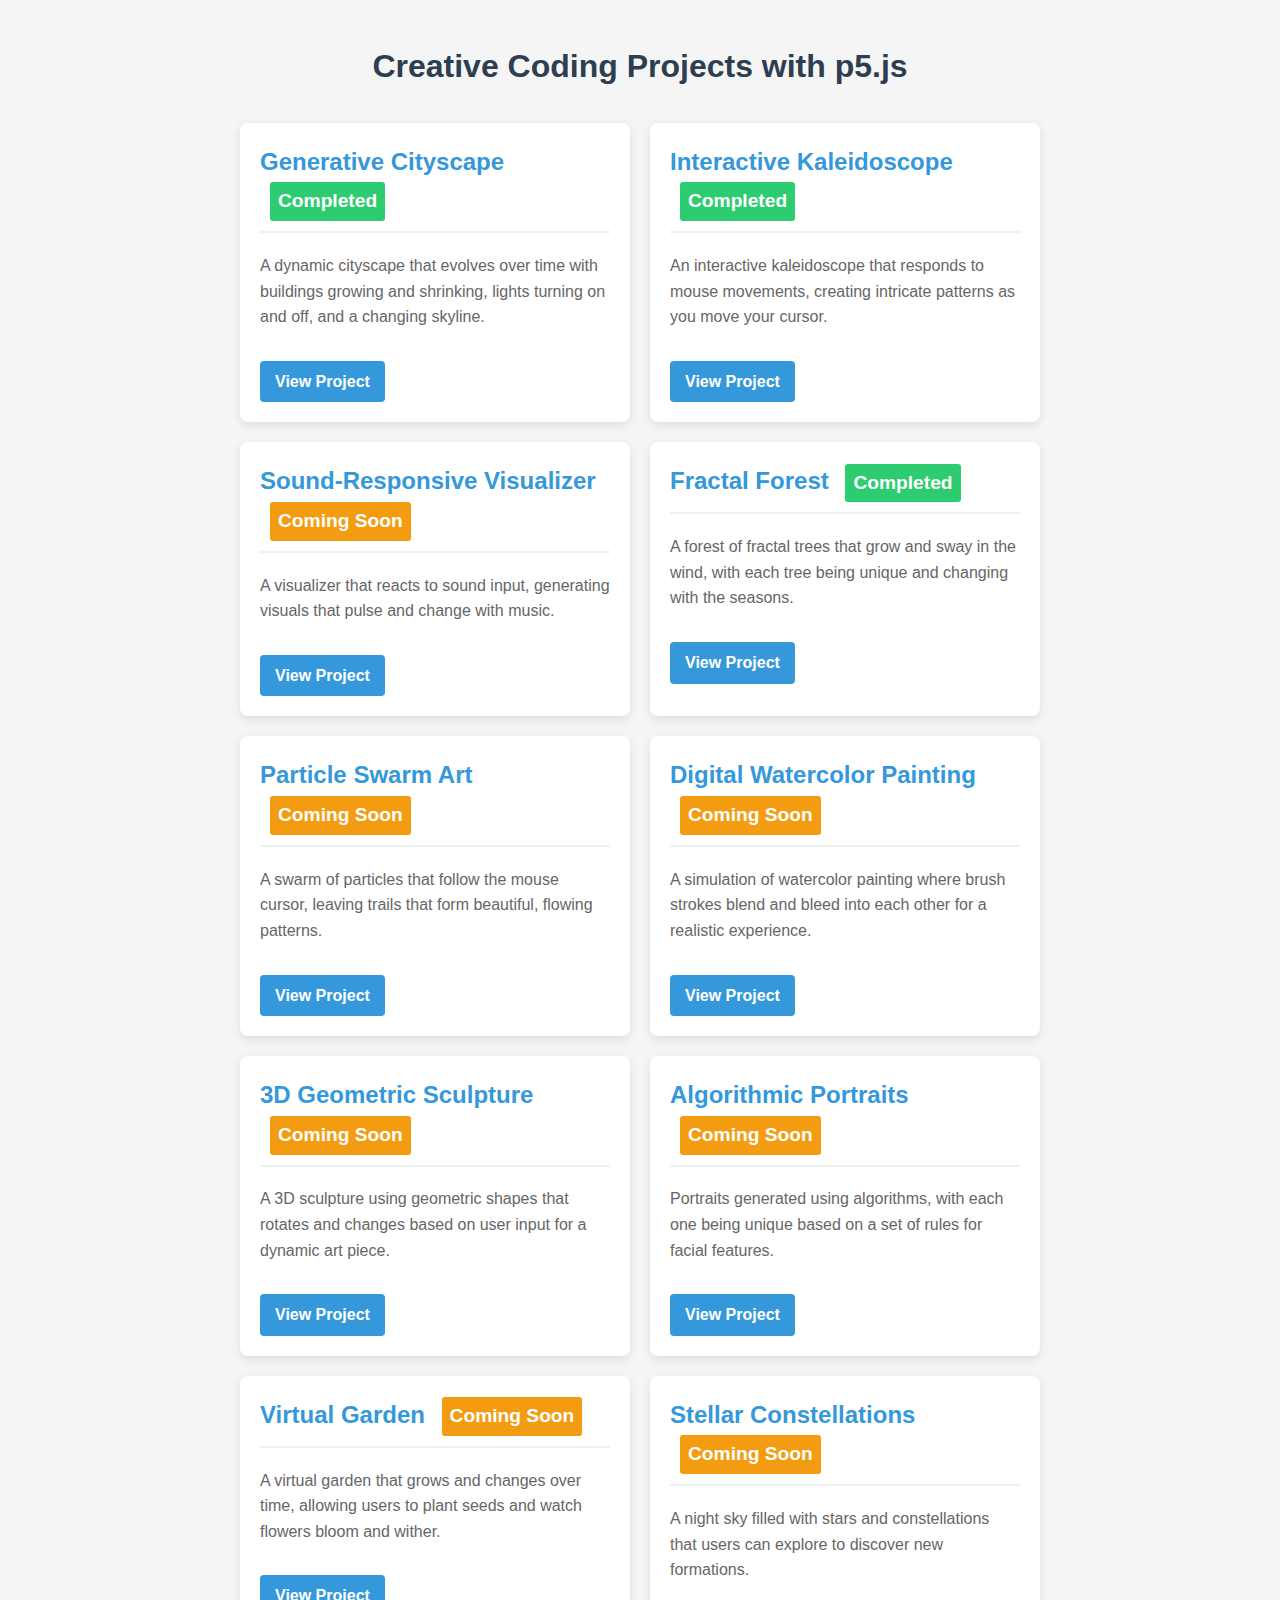
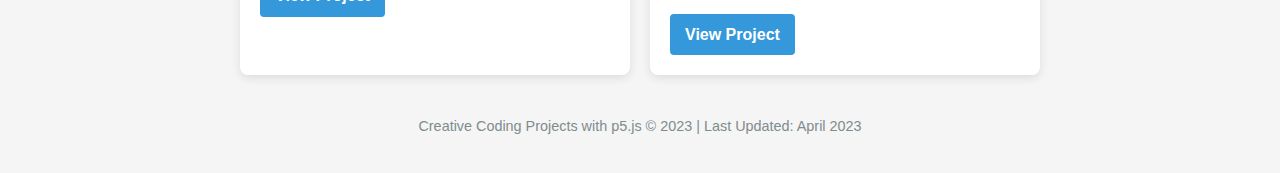
<file: index.html>
<!DOCTYPE html>
<html lang="en">
<head>
    <meta charset="UTF-8">
    <meta name="viewport" content="width=device-width, initial-scale=1.0">
    <title>Creative Coding Projects with p5.js</title>
    <style>
        body {
            font-family: 'Segoe UI', Tahoma, Geneva, Verdana, sans-serif;
            line-height: 1.6;
            color: #333;
            max-width: 800px;
            margin: 0 auto;
            padding: 20px;
            background-color: #f5f5f5;
        }
        h1 {
            color: #2c3e50;
            text-align: center;
            margin-bottom: 30px;
        }
        .project-grid {
            display: grid;
            grid-template-columns: repeat(auto-fill, minmax(300px, 1fr));
            gap: 20px;
        }
        .project-card {
            background-color: white;
            border-radius: 8px;
            padding: 20px;
            box-shadow: 0 3px 10px rgba(0, 0, 0, 0.1);
            transition: transform 0.3s ease, box-shadow 0.3s ease;
        }
        .project-card:hover {
            transform: translateY(-5px);
            box-shadow: 0 5px 15px rgba(0, 0, 0, 0.2);
        }
        .project-card h2 {
            color: #3498db;
            margin-top: 0;
            border-bottom: 2px solid #f0f0f0;
            padding-bottom: 10px;
        }
        .project-card p {
            color: #666;
        }
        .project-card a {
            display: inline-block;
            margin-top: 15px;
            background-color: #3498db;
            color: white;
            text-decoration: none;
            padding: 8px 15px;
            border-radius: 4px;
            font-weight: bold;
            transition: background-color 0.3s ease;
        }
        .project-card a:hover {
            background-color: #2980b9;
        }
        .status-badge {
            display: inline-block;
            padding: 4px 8px;
            border-radius: 3px;
            font-size: 0.8em;
            font-weight: bold;
            margin-left: 10px;
            vertical-align: middle;
        }
        .completed {
            background-color: #2ecc71;
            color: white;
        }
        .coming-soon {
            background-color: #f39c12;
            color: white;
        }
        .in-progress {
            background-color: #3498db;
            color: white;
        }
        footer {
            margin-top: 40px;
            text-align: center;
            color: #7f8c8d;
            font-size: 0.9em;
        }
    </style>
</head>
<body>
    <h1>Creative Coding Projects with p5.js</h1>
    
    <div class="project-grid">
        <div class="project-card">
            <h2>Generative Cityscape <span class="status-badge completed">Completed</span></h2>
            <p>A dynamic cityscape that evolves over time with buildings growing and shrinking, lights turning on and off, and a changing skyline.</p>
            <a href="generative-cityscape/index.html">View Project</a>
        </div>

        <div class="project-card">
            <h2>Interactive Kaleidoscope <span class="status-badge completed">Completed</span></h2>
            <p>An interactive kaleidoscope that responds to mouse movements, creating intricate patterns as you move your cursor.</p>
            <a href="interactive-kaleidoscope/index.html">View Project</a>
        </div>

        <div class="project-card">
            <h2>Sound-Responsive Visualizer <span class="status-badge coming-soon">Coming Soon</span></h2>
            <p>A visualizer that reacts to sound input, generating visuals that pulse and change with music.</p>
            <a href="sound-visualizer/index.html">View Project</a>
        </div>

        <div class="project-card">
            <h2>Fractal Forest <span class="status-badge completed">Completed</span></h2>
            <p>A forest of fractal trees that grow and sway in the wind, with each tree being unique and changing with the seasons.</p>
            <a href="fractal-forest/index.html">View Project</a>
        </div>

        <div class="project-card">
            <h2>Particle Swarm Art <span class="status-badge coming-soon">Coming Soon</span></h2>
            <p>A swarm of particles that follow the mouse cursor, leaving trails that form beautiful, flowing patterns.</p>
            <a href="particle-swarm/index.html">View Project</a>
        </div>

        <div class="project-card">
            <h2>Digital Watercolor Painting <span class="status-badge coming-soon">Coming Soon</span></h2>
            <p>A simulation of watercolor painting where brush strokes blend and bleed into each other for a realistic experience.</p>
            <a href="digital-watercolor/index.html">View Project</a>
        </div>

        <div class="project-card">
            <h2>3D Geometric Sculpture <span class="status-badge coming-soon">Coming Soon</span></h2>
            <p>A 3D sculpture using geometric shapes that rotates and changes based on user input for a dynamic art piece.</p>
            <a href="geometric-sculpture/index.html">View Project</a>
        </div>

        <div class="project-card">
            <h2>Algorithmic Portraits <span class="status-badge coming-soon">Coming Soon</span></h2>
            <p>Portraits generated using algorithms, with each one being unique based on a set of rules for facial features.</p>
            <a href="algorithmic-portraits/index.html">View Project</a>
        </div>

        <div class="project-card">
            <h2>Virtual Garden <span class="status-badge coming-soon">Coming Soon</span></h2>
            <p>A virtual garden that grows and changes over time, allowing users to plant seeds and watch flowers bloom and wither.</p>
            <a href="virtual-garden/index.html">View Project</a>
        </div>

        <div class="project-card">
            <h2>Stellar Constellations <span class="status-badge coming-soon">Coming Soon</span></h2>
            <p>A night sky filled with stars and constellations that users can explore to discover new formations.</p>
            <a href="stellar-constellations/index.html">View Project</a>
        </div>
    </div>

    <footer>
        <p>Creative Coding Projects with p5.js &copy; 2023 | Last Updated: April 2023</p>
    </footer>
</body>
</html>
</file>
